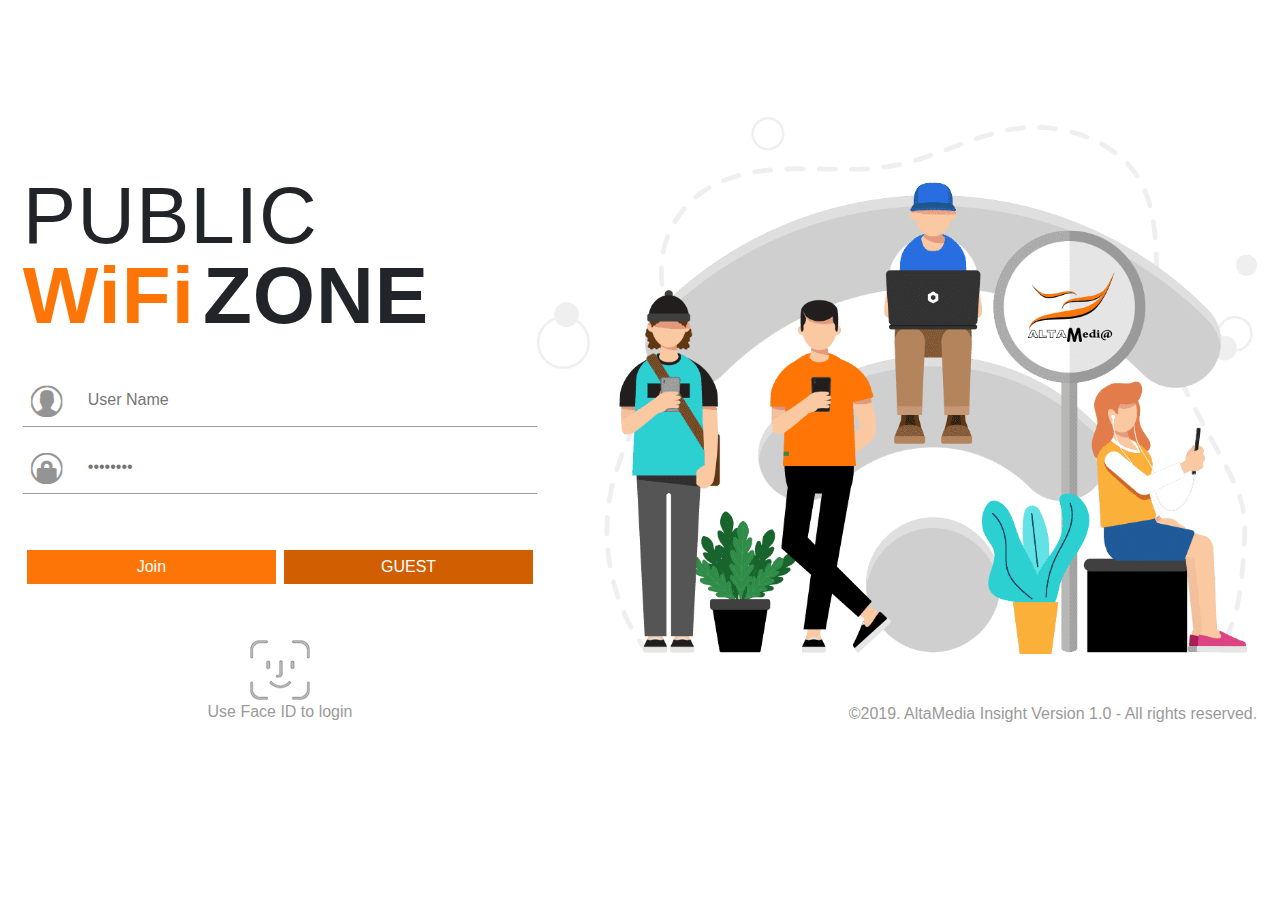
<file: pages/index.html>
<!doctype html>
<html lang="en">

<head>
    <!-- Required meta tags -->
    <meta charset="utf-8">
    <meta name="viewport" content="width=device-width, initial-scale=1">

    <!-- Bootstrap CSS -->
    <link rel="stylesheet" href="../assets/plugins/bootstrap/bootstrap.min.css">
    <link rel="stylesheet" href="../assets/scss/font-icons.css">
    <link rel="stylesheet" href="../assets/scss/index.css">

    <title>Login Wifi</title>
</head>

<body class="d-flex justify-content-center align-items-center">
    <div class="box row no-gutters m-auto align-items-center">
        <section name="form" class="col-12 col-xl-5 d-flex justify-content-center align-items-center">
            <div class="">
                <p class="HelveticaNeu_Light1 m-0">PUBLIC</p>
                <p class="HelveticaNeu_Bold1 font-weight-bold m-0">
                    <span class="txt_wifi mr-2">WiFi</span>ZONE
                </p>
                <form action="Login" class="mt-xl-5 mt-3">
                    <!-- user name -->
                    <div class="position-relative mt-4 mb-1">
                        <input class="effect-16  w-100" type="text" placeholder="User Name">
                        <!-- <label>User Name</label> -->
                        <span class="focus-border"></span>
                        <span class="icon-user position-absolute">
                            <span class="path1"></span>
                            <!-- <span class="path2"></span> -->
                        </span>
                    </div>
                    <!-- password -->
                    <div class="position-relative mt-4">
                        <input class="effect-16 password w-100" type="password" placeholder="••••••••">
                        <!-- <label>••••••••</label> -->
                        <!-- <label>password</label> -->
                        <span class="focus-border"></span>
                        <span class="icon-password position-absolute">
                            <span class="path1"></span>
                            <!-- <span class="path2"></span> -->
                        </span>
                    </div>
                    <!-- 2 btn -->
                    <div class="d-flex flex-wrap my-xl-5 my-2">
                        <div class="col-12 col-xl-6 px-xl-1 px-0 my-xl-2 my-1">
                            <a href="index.html" class="btn w-100 btn_wifi text-white rounded-0 py-1 cursor_pointer"
                                id="btn_join">Join</a>
                        </div>
                        <div class="col-12 col-xl-6 px-xl-1 px-0 my-xl-2 my-1">
                            <a href="register.html" class="btn w-100 btn_guest text-white rounded-0 py-1 cursor_pointer"
                                id="btn_guest">GUEST</a>
                        </div>
                    </div>
                    <!-- face id -->
                    <div class="w-100 text-center">
                        <div class="w-100 text-center">
                            <a href="takephoto.html"><img src="../assets/images/face_id.png" class=" btn_camera cursor_pointer" alt="Face"></a>
                        </div>
                        <a href="takephoto.html" class=" txt_color m-0 btn_camera cursor_pointer">Use Face ID to login </a>
                    </div>
            </div>

            </form>
        </section>
        <section name="image" class="col-12 col-xl-7 d-flex justify-content-center align-items-center ">
            <div class="text-center">
                <img src="../assets/images/bg_wifi_AT.png" alt="BG wifi">
                <p class="mb-0 w-100 mt-xl-5 mt-2 txt_color">©2019. AltaMedia Insight Version 1.0 - All rights reserved.
                </p>
            </div>
        </section>
    </div>
    <script src="../assets/plugins/jquery/jquery-3.3.1.slim.min.js"></script>
    <script src="../assets/plugins/jquery/popper.min.js"></script>
    <script src="../assets/plugins/bootstrap/bootstrap.min.js"></script>
    <script>
        // origin: "http://127.0.0.1:5500"
        // pathname: "/pages/takephoto.html"
        // console.log(window.location)
        // $('#btn_guest').on('click', function () {
        //     window.location.href = window.location.origin + '/pages/register.html';
        // })
        // $('.btn_camera').on('click', function () {
        //     alert(1)
        //     window.location.href = window.location.origin + '/pages/takephoto.html';
        // })
    </script>
</body>

</html>
</file>
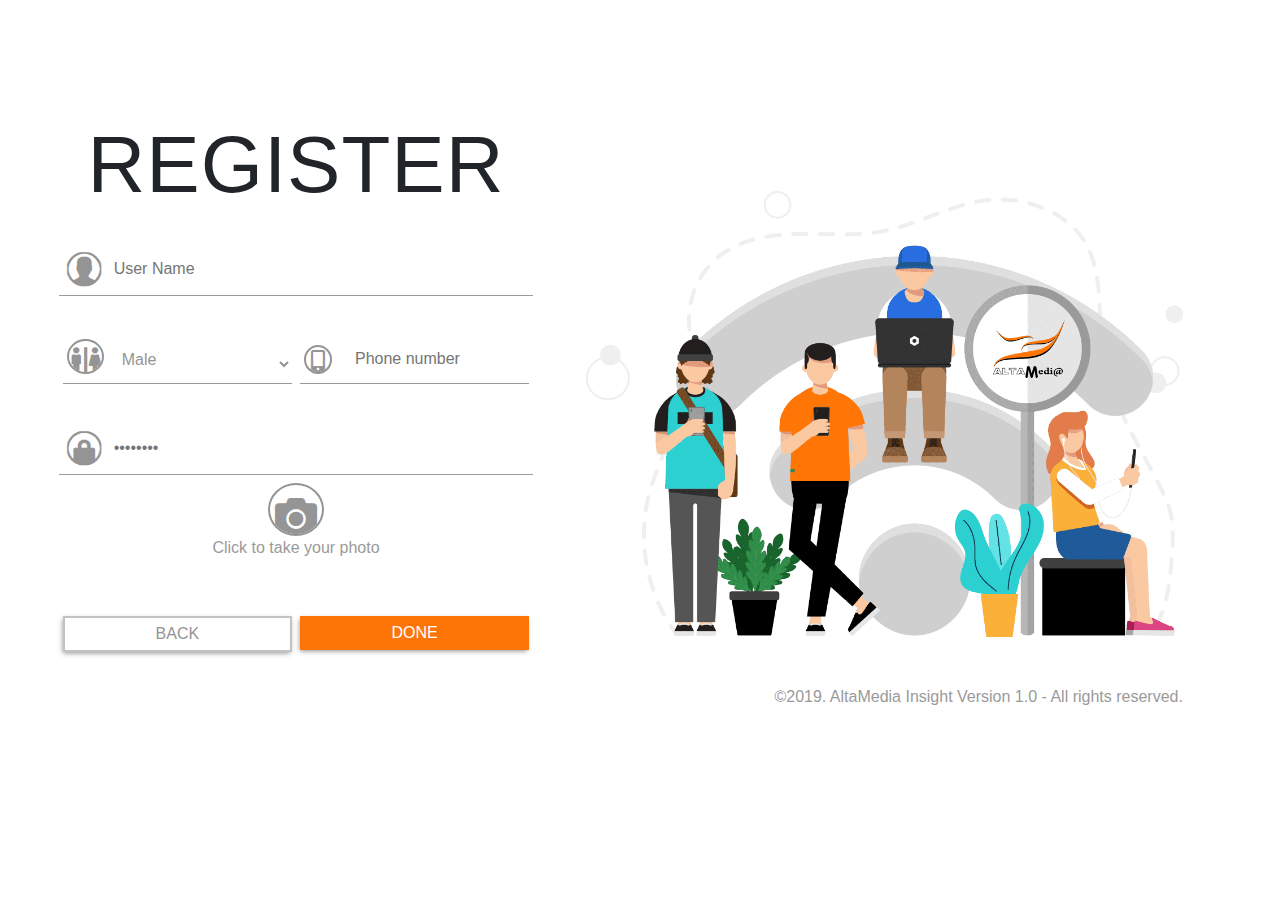
<file: pages/register.html>
<!doctype html>
<html lang="en">

<head>
    <!-- Required meta tags -->
    <meta charset="utf-8">
    <meta name="viewport" content="width=device-width, initial-scale=1">

    <!-- Bootstrap CSS -->
    <link rel="stylesheet" href="../assets/plugins/bootstrap/bootstrap.min.css">
    <link rel="stylesheet" href="../assets/scss/font-icons.css">
    <link rel="stylesheet" href="../assets/plugins/fontawesome/css/all.min.css">
    <link rel="stylesheet" href="../assets/scss/register.css">

    <title>Take Photo</title>
</head>

<body class="row no-gutters">

    <div class="bg_opp justify-content-center align-items-center d-none">
        <div class="modal_box bg-white text-center py-4 px-5 position-relative">
            <i class="fas fa-times position-absolute"></i>
            <img src="../assets//images/text_opp.png" alt="Opps">
            <p class="HelveticaNeu_Light m-0">Vui lòng nhập đầy đủ thông tin để hoàn thiện bước đăng ký.</p>
        </div>
    </div>

    <section name="form" class="col-12 col-xl-5">
        <div class=" h-100 w-100">
            <p class="HelveticaNeu_Light1 m-0 text-center">REGISTER</p>
            <form action="Login" class="mt-xl-5 mt-3">
                <!-- user name -->
                <div class="position-relative mt-xl-5 mt-3 mb-1">
                    <input class="effect-17 w-100" type="text" placeholder="User Name">
                    <!-- <label>User Name</label> -->
                    <span class="focus-border"></span>
                    <span class="icon-user position-absolute">
                        <span class="path1"></span>
                    </span>
                </div>
                <!-- gender & phone -->
                <div class="mb-1 row no-gutters mt-xl-5 mt-3">
                    <div class="position-relative col-6 px-1">
                        <select name="select" class="form-control select_gender h-100 rounded-0 bg-white">
                            <option value="1">Male</option>
                            <option value="2">FeMale</option>
                        </select>
                        <span class="position-absolute rounded-circle d-flex align-item-end icon_gender"><i
                                class="fas fa-restroom"></i></span>
                        <!-- <span class="icon-gender position-absolute bg_icons text-white"></span> -->
                    </div>

                    <div class="col-6 position-relative px-1">
                        <input class="effect-17 phone h-100 w-100" placeholder="Phone number" type="text">
                        <!-- <label>Phone number</label> -->
                        <span class="focus-border"></span>
                        <!-- <span class="icon-user position-absolute">
                                <span class="path1"></span>
                            </span> -->
                        <span class="position-absolute rounded-circle d-flex align-item-end icon_phone">
                            <i class="fas fa-mobile-alt"></i>
                        </span>
                    </div>
                </div>
                <!-- password -->
                <div class="position-relative mt-xl-5 mt-3">
                    <input class="effect-17 password w-100" type="password" placeholder="••••••••">
                    <!-- <label>••••••••</label> -->
                    <!-- <label>Password</label> -->
                    <span class="focus-border"></span>
                    <span class="icon-password position-absolute">
                        <span class="path1"></span>
                        <!-- <span class="path2"></span> -->
                    </span>
                </div>
                <!-- face id -->
                <div class="w-100 text-center">
                    <div class="w-100 text-center">
                        <a href="takephoto.html"><span class="rounded-circle icon_camera mt-2 go_to_camera cursor_pointer">
                            <i class="fas fa-camera"></i>
                        </span></a>
                    </div>
                    <a  href="takephoto.html" class="text-center txt_color m-0 go_to_camera cursor_pointer">Click to take your photo</a>
                </div>
                <!-- 2 btn -->
                <div class="d-flex flex-wrap my-xl-5 my-2">
                    <div class="col-12 col-xl-6 px-xl-1 px-0 my-xl-2 my-1">
                        <a  href="index.html" class="btn w-100 btn-white text-gray rounded-0 py-1 btn_shadow"
                            id="btn_back">BACK</a>
                    </div>
                    <div class="col-12 col-xl-6 px-xl-1 px-0 my-xl-2 my-1">
                        <a  class="btn w-100 btn_wifi text-white rounded-0 py-1 btn_shadow"
                            id="btn_done">DONE</a>
                    </div>
                </div>
        </div>

        </form>
    </section>
    <section name="image" class="col-12 col-xl-7 w-100 d-flex flex-wrap ">
        <div class="w-100 text-center">
            <img src="../assets/images/bg_wifi_AT.png" alt="BG wifi" class="">
            <p class="mb-0 w-100 mt-xl-5 mt-2 txt_color">©2019. AltaMedia Insight Version 1.0 - All rights reserved.</p>
        </div>
    </section>

    <script src="../assets/plugins/jquery/jquery-3.3.1.slim.min.js"></script>
    <script src="../assets/plugins/jquery/popper.min.js"></script>
    <script src="../assets/plugins/bootstrap/bootstrap.min.js"></script>
    <script src="../assets/js/GetCamera.js"></script>
</body>

</html>
</file>
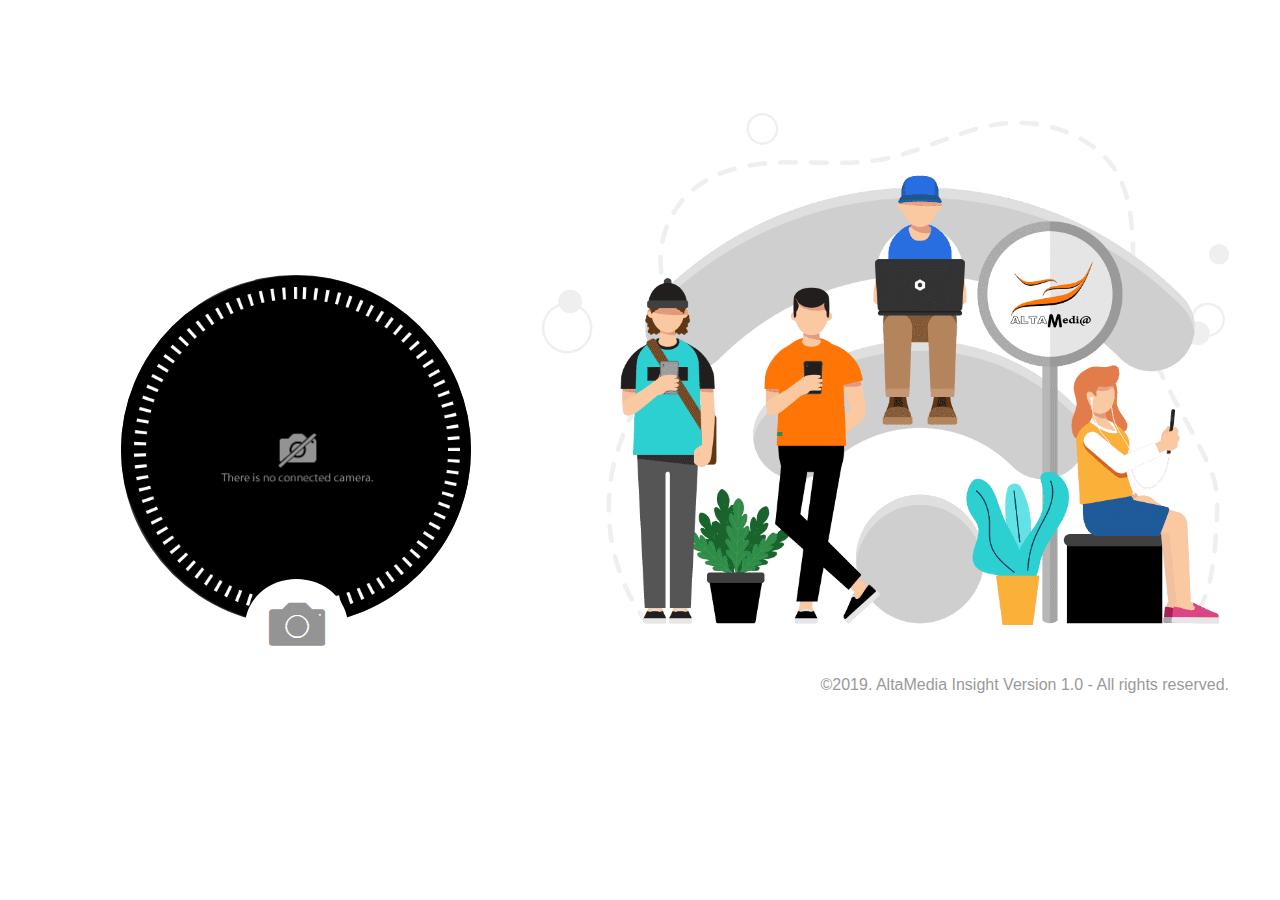
<file: pages/takephoto.html>
<!doctype html>
<html lang="en">

<head>
    <!-- Required meta tags -->
    <meta charset="utf-8">
    <meta name="viewport" content="width=device-width, initial-scale=1">

    <!-- Bootstrap CSS -->
    <link rel="stylesheet" href="../assets/plugins/bootstrap/bootstrap.min.css">
    <link rel="stylesheet" href="../assets/scss/font-icons.css">
    <link rel="stylesheet" href="../assets/scss/takephoto.css">

    <title>Register Wifi</title>
</head>

<body class="d-flex justify-content-center align-items-center">
    <div class="box row no-gutters m-auto align-items-center">
        <section name="form" class="col-12 col-xl-5 d-flex justify-content-center align-items-center">
            <div class="rounded-circle bg-dark position-relative">
                <div class="w-100 h-100 position-absolute img_border">
                </div>
                <video class="w-100 h-100" poster="../assets/images/bg_nocamera.png" id="video_camera" autoplay="true">
                </video>
                <canvas class="position-absolute abc w-100 h-100" id="canvas"></canvas>
            </div>
            <div class="small_btn position-absolute bg-white text-center p-3 p-xl-4 rounded-circle">
                <span class="icon-camera cursor_pointer" id="btn_camera">
                    <span class="path1"></span><span class="path2"></span>
                </span>
                <span class="icon-checked cursor_pointer d-none" id="btn_check"><span class="path1"></span><span
                        class="path2"></span></span>
            </div>
        </section>
        <section name="image" class="col-12 col-xl-7 w-100 d-flex justify-content-center align-items-center">
            <div class="text-center">
                <img src="../assets/images/bg_wifi_AT.png" alt="BG wifi">
                <p class="mb-0 w-100 mt-xl-5 mt-2 txt_color">©2019. AltaMedia Insight Version 1.0 - All rights reserved.
                </p>
            </div>
        </section>
    </div>
    <script src="../assets/plugins/jquery/jquery-3.3.1.slim.min.js"></script>
    <script src="../assets/plugins/jquery/popper.min.js"></script>
    <script src="../assets/plugins/bootstrap/bootstrap.min.js"></script>
    <script src="../assets/js/GetCamera.js"></script>
</body>

</html>
</file>
<file: assets/scss/font-icons.css>
@font-face {
  font-family: 'HelveticaNeu_Bold';
  src: url('../fonts/HelveticaNeuBold.ttf') format('truetype');
  font-weight: normal;
  font-style: normal;
}

@font-face {
  font-family: 'HelveticaNeu_Light';
  src: url('../fonts/HelveticaNeueLight.ttf') format('truetype');
  font-weight: normal;
  font-style: normal;
}

.HelveticaNeu_Bold {
  font-family: 'HelveticaNeu_Bold';
}


.HelveticaNeu_Light {
  font-family: 'HelveticaNeu_Light';
}

@font-face {
  font-family: 'icomoon';
  src: url('../fonts/icons/icomoon.eot?2xgdmv');
  src: url('../fonts/icons/icomoon.eot?2xgdmv#iefix') format('embedded-opentype'),
    url('../fonts/icons/icomoon.ttf?2xgdmv') format('truetype'),
    url('../fonts/icons/icomoon.woff?2xgdmv') format('woff'),
    url('../fonts/icons/icomoon.svg?2xgdmv#icomoon') format('svg');
  font-weight: normal;
  font-style: normal;
}

[class^="icon-"],
[class*=" icon-"] {
  /* use !important to prevent issues with browser extensions that change fonts */
  font-family: 'icomoon' !important;
  font-style: normal;
  font-weight: normal;
  font-variant: normal;
  text-transform: none;
  line-height: 1;

  /* Better Font Rendering =========== */
  -webkit-font-smoothing: antialiased;
  -moz-osx-font-smoothing: grayscale;
}

.icon-camera .path1:before {
  content: "\e900";
  color: rgb(148, 148, 148);
}

.icon-camera .path2:before {
  content: "\e901";
  margin-left: -1.302734375em;
  color: rgb(152, 148, 148);
}

.icon-camera_circle:before {
  content: "\e902";
}

.icon-checked .path1:before {
  content: "\e903";
  color: rgb(148, 148, 148);
}

.icon-checked .path2:before {
  content: "\e904";
  margin-left: -1.02734375em;
  color: rgb(152, 148, 148);
}

.icon-gender:before {
  content: "\e905";
}

.icon-password .path1:before {
  content: "\e906";
  color: rgb(148, 148, 148);
}

.icon-password .path2:before {
  content: "\e907";
  margin-left: -1.0126953125em;
  color: rgb(152, 148, 148);
}

.icon-phone:before {
  content: "\e908";
}

.icon-user .path1:before {
  content: "\e909";
  color: rgb(148, 148, 148);
}

.icon-user .path2:before {
  content: "\e90a";
  margin-left: -1.0126953125em;
  color: rgb(152, 148, 148);
}


:focus {
  outline: none;
}

.effect-16,
.effect-17 {
  border: 0;
  padding: 4px 0;
  border-bottom: 1px solid #ccc;
  background-color: transparent;
}

.effect-16~.focus-border,
.effect-17~.focus-border {
  position: absolute;
  bottom: 0;
  left: 0;
  width: 0;
  height: 2px;
  background-color: #fd7506;
  transition: 0.4s;
}

.effect-16:focus~.focus-border,
.has-content.effect-16~.focus-border,
.effect-17:focus~.focus-border,
.has-content.effect-17~.focus-border {
  width: 100%;
  transition: 0.4s;
}

.effect-16~label,
.effect-17~label {
  position: absolute;
  left: 0;
  padding-left: 65px;
  width: 100%;
  top: 9px;
  color: #aaa;
  transition: 0.3s;
  z-index: -1;
  letter-spacing: 0.5px;
}

.effect-17~label {
  top: 4px;
}

.effect-17~label {
  padding-left: 60px;
}
/* 
.effect-16:visited~label,
.effect-17:visited~label {
  content: 'ahihihi';
  top: -20px;
  padding-left: 0px;
  font-size: 12px;
  color: #fd7506;
  transition: 0.3s;
} */
</file>
<file: assets/scss/index.css>
body {
  width: 100vw;
  height: 100vh;
  margin: 0px;
  padding: 0px;
}

.txt_wifi {
  color: #fd7506;
}

.txt_color {
  color: #9a9a9a;
}

.btn_wifi {
  background-color: #fd7506;
}

.btn_guest {
  background-color: #d15e00;
}

.cursor_pointer {
  cursor: pointer;
}

section[name="form"] > div > p {
  font-size: 5rem;
  letter-spacing: 1px;
  line-height: 100%;
}

section[name="form"] > div form div input {
  border: 0px;
  border-bottom: 1px solid #9a9a9a;
  outline: 0px;
  padding-left: 65px;
  padding-bottom: 14px;
  color: #959595;
}

section[name="form"] > div form div .password ~ label:nth-child(2) {
  opacity: 1;
}

section[name="form"] > div form div .password ~ label:nth-child(3) {
  opacity: 0;
}

section[name="form"] > div form div .password:focus ~ label:nth-child(2) {
  opacity: 0;
}

section[name="form"] > div form div .password:focus ~ label:nth-child(3) {
  opacity: 1;
}

section[name="form"] > div form div span {
  bottom: 10px;
  left: 8px;
  font-size: 31px;
  color: #959595;
}

section[name="form"] > div button {
  font-size: 2rem;
}

section[name="image"] {
  -webkit-box-align: center;
      -ms-flex-align: center;
          align-items: center;
}

section[name="image"] > div {
  width: calc(100vh - 8vh);
  height: calc(100vh - 26vh);
}

section[name="image"] > div img {
  width: 100%;
}

section[name="image"] > div p {
  text-align: right;
}

@media (min-width: 300px) and (max-width: 767px) {
  .box {
    height: 100%;
  }
  section[name="image"] > div p {
    text-align: center;
    font-size: 10px;
  }
}

@media (min-width: 300px) and (max-width: 767px) and (max-height: 650px) {
  section[name="form"] > div {
    width: 85%;
  }
  section[name="form"] > div form {
    font-size: 12px;
  }
  section[name="form"] > div form button {
    font-size: 12px;
  }
  section[name="form"] > div form img {
    width: 40px;
  }
  section[name="form"] > div > p {
    font-size: 2.5rem;
  }
  section[name="image"] > div {
    width: calc(100vw - 7vw);
    height: calc(100vw - 47vw);
  }
  section[name="image"] > div img {
    width: 69%;
  }
}

@media (min-width: 300px) and (max-width: 767px) and (min-height: 650px) {
  section[name="form"] > div {
    width: calc(100vw - 16vw);
    height: calc(100vw - 16vw);
  }
  section[name="form"] > div form img {
    width: 55px;
  }
  section[name="form"] > div > p {
    font-size: 3rem;
  }
  section[name="form"] > div button {
    font-size: 1.1rem;
  }
  section[name="image"] > div {
    width: calc(100vw - 13vw);
    height: calc(100vw - 52vw);
  }
  section[name="image"] > div img {
    width: 77%;
  }
}

@media (min-width: 768px) and (max-width: 1023px) {
  section[name="form"] > div {
    width: calc(100vw - 13vw);
    height: calc(100vw - 34vw);
    padding-top: 43px;
  }
  section[name="form"] > div form img {
    width: 60px;
  }
  section[name="form"] > div > p {
    font-size: 3.5rem;
  }
  section[name="form"] > div button {
    font-size: 1.3rem;
  }
  section[name="image"] > div {
    width: calc(100vw - 22vw);
    height: calc(100vw - 34vw);
  }
  section[name="image"] > div img {
    width: 97%;
  }
  section[name="image"] > div p {
    text-align: center;
    font-size: 14px;
  }
}

@media only screen and (min-width: 1024px) and (max-width: 1199px) and (min-height: 1000px) {
  section[name="form"] > div {
    width: calc(100vw - 25vw);
    height: calc(100vw - 48vw);
  }
  section[name="form"] > div form {
    font-size: 30px !important;
  }
  section[name="form"] > div form div input {
    padding-left: 80px;
  }
  section[name="form"] > div form div span {
    font-size: 50px;
  }
  section[name="form"] > div form img {
    width: 100px;
  }
  section[name="form"] > p {
    font-size: 6rem;
  }
  section[name="image"] > div {
    width: calc(100vw - 17vw);
    height: calc(100vw - 49vw);
  }
  section[name="image"] > div img {
    width: 77%;
  }
  section[name="image"] > div p {
    text-align: center;
  }
}

@media only screen and (min-width: 1200px) {
  body .box {
    max-width: 1300px;
    max-height: 900px;
  }
  body .box section[name="form"] > div {
    width: 100%;
  }
}
/*# sourceMappingURL=index.css.map */
</file>
<file: assets/scss/register.css>
body {
  width: 100vw;
  height: 100vh;
  margin: 0px;
  padding: 0px;
}

.txt_wifi {
  color: #fd7506;
}

.txt_color {
  color: #9a9a9a;
}

.btn_wifi {
  background-color: #fd7506;
}

.bg_icons {
  background-color: #949494;
}

.btn_guest {
  background-color: #d15e00;
}

.btn_shadow {
  -webkit-box-shadow: -1px 2px 5px -1px #6b6b6bc4;
  box-shadow: -1px 2px 5px -1px #6b6b6bc4;
}

.cursor_pointer {
  cursor: pointer;
}

.bg_opp {
  width: 100vw;
  height: 100vh;
  position: absolute;
  background: rgba(12, 12, 12, 0.85);
  z-index: 2;
}

.bg_opp .modal_box {
  border-radius: 31px;
  width: 90%;
  max-width: 400px;
}

.bg_opp .modal_box i {
  top: 18px;
  right: 18px;
  font-size: 26px;
}

section[name="form"] > div {
  padding: 23.5% 0% 0% 11%;
}

section[name="form"] > div > p {
  font-size: 5rem;
  letter-spacing: 1px;
  line-height: 100%;
}

section[name="form"] > div form .effect-17,
section[name="form"] > div form .select_gender {
  border: 0px;
  border-bottom: 1px solid #9a9a9a;
  outline: 0px;
  padding-left: 55px;
  padding-bottom: 14px;
  color: #959595;
  -webkit-box-shadow: none;
          box-shadow: none;
}

section[name="form"] > div form .password ~ label:nth-child(2) {
  opacity: 1;
}

section[name="form"] > div form .password ~ label:nth-child(3) {
  opacity: 0;
}

section[name="form"] > div form .password:focus ~ label:nth-child(2) {
  opacity: 0;
}

section[name="form"] > div form .password:focus ~ label:nth-child(3) {
  opacity: 1;
}

section[name="form"] > div form input ~ span,
section[name="form"] > div form select ~ span {
  bottom: 10px;
  left: 8px;
  font-size: 34px;
  color: #959595;
}

section[name="form"] > div form .icon-camera_circle {
  font-size: 46px;
}

section[name="form"] > div form .icon_gender {
  border: 2px solid #949494;
  font-size: 25px;
  padding: 6px 1px 0px 1px;
  overflow: hidden;
}

section[name="form"] > div form .icon_phone {
  border: 2px solid #949494;
  font-size: 22px;
  padding: 3px 5px 0px 5px;
  overflow: hidden;
}

section[name="form"] > div form .icon_camera {
  display: -webkit-box;
  display: -ms-flexbox;
  display: flex;
  -webkit-box-align: end;
      -ms-flex-align: end;
          align-items: end;
  margin: auto;
  width: 56px;
  border: 2px solid #949494;
  font-size: 42px;
  padding: 10px 0px 0px 5px;
  overflow: hidden;
  color: #959595;
}

section[name="form"] > div form .icon_camera i {
  margin-bottom: -3px;
}

section[name="form"] > div button {
  font-size: 1.6rem;
}

section[name="form"] > div #btn_back {
  border: 2px solid #94949491;
  color: #949494;
}

section[name="image"] {
  -webkit-box-align: center;
      -ms-flex-align: center;
          align-items: center;
}

section[name="image"] > div {
  padding: 0% 13% 0% 7%;
}

section[name="image"] > div img {
  width: 100%;
}

section[name="image"] > div p {
  text-align: right;
}

@media (min-width: 300px) and (max-width: 1023px) {
  .box {
    height: 100%;
  }
  section[name="form"] > div {
    padding: 5% 6% 0% 6%;
  }
  section[name="form"] > div input {
    font-size: 12px;
  }
  section[name="form"] > div input ~ label {
    font-size: 12px;
  }
  section[name="form"] > div form img {
    width: 50px;
  }
  section[name="form"] > div form span {
    font-size: 25px !important;
  }
  section[name="form"] > div form .icon_gender {
    font-size: 19px !important;
  }
  section[name="form"] > div form .icon_phone {
    font-size: 22px !important;
  }
  section[name="form"] > div form .icon_camera {
    font-size: 35px !important;
    width: 48.9px;
    padding: 8px 0px 0px 5px;
  }
  section[name="form"] > div form .phone {
    -webkit-box-shadow: none;
            box-shadow: none;
  }
  section[name="form"] > div button {
    font-size: 1rem;
  }
  section[name="image"] > div {
    padding: 0% 8% 0% 8%;
  }
  section[name="image"] > div img {
    width: 69%;
  }
  section[name="image"] > div p {
    text-align: center;
    font-size: 10px;
  }
}

@media (min-width: 300px) and (max-width: 1023px) and (max-height: 650px) {
  section[name="form"] > div {
    padding: 3% 5% 0% 5%;
  }
  section[name="form"] > div > p {
    font-size: 1.7rem;
  }
  section[name="form"] > div form .effect-17,
  section[name="form"] > div form .select_gender {
    padding-bottom: 8px;
  }
  section[name="form"] #btn_back {
    border: 2px solid #94949491;
  }
}

@media (min-width: 300px) and (max-width: 1023px) and (min-height: 800px) {
  section[name="form"] > div {
    padding: 6% 9% 0% 9%;
  }
  section[name="form"] > div > p {
    font-size: 4.7rem;
  }
  section[name="form"] > div input {
    font-size: 16px;
  }
  section[name="form"] > div form .effect-17,
  section[name="form"] > div form .select_gender {
    padding-bottom: 8px;
    padding-left: 39px;
  }
  section[name="form"] > div form input ~ span,
  section[name="form"] > div form select ~ span {
    bottom: 8px;
    left: 5px;
  }
  section[name="form"] > div form span {
    font-size: 27px !important;
  }
  section[name="form"] > div form .icon_gender,
  section[name="form"] > div form .icon_phone {
    font-size: 18px !important;
  }
  section[name="form"] > div form .icon_camera {
    font-size: 68px !important;
    width: 88.9px;
    padding: 17px 0px 0px 9px;
  }
  section[name="form"] > div form .phone {
    -webkit-box-shadow: none;
            box-shadow: none;
  }
  section[name="form"] #btn_back {
    border: 2px solid #94949491;
  }
}

@media only screen and (min-width: 1024px) and (max-width: 1199px) and (min-height: 1000px) {
  section[name="form"] > div {
    padding: 16px 36px 0px 36px;
  }
  section[name="form"] > div > p {
    font-size: 6rem;
  }
  section[name="form"] > div input {
    font-size: 32px;
  }
  section[name="form"] > div input ~ label {
    font-size: 32px;
  }
  section[name="form"] > div form .effect-17,
  section[name="form"] > div form .select_gender {
    padding-bottom: 8px;
  }
  section[name="form"] > div form input ~ span,
  section[name="form"] > div form select ~ span {
    bottom: 14px;
  }
  section[name="form"] > div form span {
    font-size: 35px !important;
  }
  section[name="form"] > div form .icon_gender,
  section[name="form"] > div form .icon_phone {
    font-size: 28px !important;
  }
  section[name="form"] > div form .icon_camera {
    font-size: 68px !important;
    width: 88.9px;
    padding: 17px 0px 0px 9px;
  }
  section[name="form"] > div form .phone {
    -webkit-box-shadow: none;
            box-shadow: none;
  }
  section[name="image"] > div {
    padding: 0px 36px 0px 38px;
  }
  section[name="image"] > div p {
    text-align: center;
  }
}
/*# sourceMappingURL=register.css.map */
</file>
<file: assets/scss/takephoto.css>
body {
  width: 100vw;
  height: 100vh;
  margin: 0px;
  padding: 0px;
}

.txt_wifi {
  color: #fd7506;
}

.txt_color {
  color: #9a9a9a;
}

.btn_wifi {
  background-color: #fd7506;
}

.bg_icons {
  background-color: #949494;
}

.btn_guest {
  background-color: #d15e00;
}

.cursor_pointer {
  cursor: pointer;
}

section[name="form"] div:first-child {
  overflow: hidden;
}

section[name="form"] div:first-child .img_border {
  background-image: url("../images/border_circle.png");
  background-position: center;
  background-size: 93%;
  background-repeat: no-repeat;
  z-index: 3;
}

section[name="form"] div:first-child .abc {
  bottom: 0px;
  z-index: 2;
}

section[name="form"] div:first-child video {
  -o-object-fit: cover;
     object-fit: cover;
}

section[name="form"] .small_btn {
  z-index: 5;
}

section[name="image"] {
  -webkit-box-align: center;
      -ms-flex-align: center;
          align-items: center;
}

section[name="image"] > div {
  width: calc(100vh - 8vh);
  height: calc(100vh - 25vh);
}

section[name="image"] > div img {
  width: 100%;
}

section[name="image"] > div p {
  text-align: right;
}

@media (min-width: 300px) and (max-width: 767px) and (max-height: 650px) {
  .box {
    height: 100%;
  }
  section[name="form"] > div:first-child {
    width: calc(100vw - 16vw);
    height: calc(100vw - 16vw);
    max-width: 300px;
    max-height: 300px;
  }
  section[name="form"] > div:first-child .img_border {
    background-image: url("../images/border_circle.png");
    background-position: center;
    background-size: 93%;
    background-repeat: no-repeat;
  }
  section[name="form"] .small_btn {
    bottom: -9vw;
  }
  section[name="form"] .small_btn .icon-camera,
  section[name="form"] .small_btn .icon-checked {
    font-size: 2rem;
  }
  section[name="image"] > div {
    width: calc(100vw - 17vw);
    height: calc(100vw - 27vw);
  }
  section[name="image"] > div img {
    width: 100%;
  }
  section[name="image"] > div p {
    text-align: center;
    font-size: 10px;
  }
}

@media (min-width: 300px) and (max-width: 767px) and (min-height: 650px) {
  .box {
    height: 100%;
  }
  section[name="form"] > div:first-child {
    width: calc(100vw - 16vw);
    height: calc(100vw - 16vw);
    max-width: 300px;
    max-height: 300px;
  }
  section[name="form"] > div:first-child .img_border {
    background-image: url("../images/border_circle.png");
    background-position: center;
    background-size: 93%;
    background-repeat: no-repeat;
  }
  section[name="image"] > div {
    width: calc(100vw - 17vw);
    height: calc(100vw - 27vw);
  }
  section[name="image"] > div img {
    width: 100%;
  }
  section[name="image"] > div p {
    text-align: center;
    font-size: 10px;
  }
}

@media (min-width: 300px) and (max-width: 767px) and (min-height: 650px) and (max-height: 750px) {
  section[name="form"] .small_btn {
    bottom: -8vw;
  }
  section[name="form"] .small_btn .icon-camera,
  section[name="form"] .small_btn .icon-checked {
    font-size: 2.1rem;
  }
}

@media (min-width: 300px) and (max-width: 767px) and (min-height: 750px) {
  section[name="form"] .small_btn {
    bottom: -8.5vw;
  }
  section[name="form"] .small_btn .icon-camera,
  section[name="form"] .small_btn .icon-checked {
    font-size: 2.4rem;
  }
}

@media (min-width: 768px) and (max-width: 1023px) {
  .box {
    height: 100%;
  }
  section[name="form"] > div:first-child {
    width: calc(100vw - 32vw);
    height: calc(100vw - 32vw);
    max-width: 500px;
    max-height: 500px;
  }
  section[name="form"] .small_btn {
    bottom: -8vw;
    padding: 35px !important;
  }
  section[name="form"] .small_btn .icon-camera,
  section[name="form"] .small_btn .icon-checked {
    font-size: 3.5rem;
  }
  section[name="image"] > div {
    width: calc(100vw - 29vw);
    height: calc(100vw - 47vw);
  }
  section[name="image"] > div img {
    width: 100%;
  }
  section[name="image"] > div p {
    text-align: center;
    font-size: 10px;
  }
}

@media only screen and (min-width: 1024px) and (max-width: 1199px) and (min-height: 1000px) {
  .box {
    height: 100%;
  }
  section[name="form"] > div:first-child {
    width: calc(100vw - 36vw);
    height: calc(100vw - 36vw);
    max-width: 550px;
    max-height: 550px;
  }
  section[name="form"] .small_btn {
    bottom: -7vw;
    padding: 37px !important;
  }
  section[name="form"] .small_btn .icon-camera,
  section[name="form"] .small_btn .icon-checked {
    font-size: 4.5rem;
  }
  section[name="image"] > div {
    width: calc(100vw - 19vw);
    height: calc(100vw - 51vw);
  }
  section[name="image"] > div img {
    width: 77%;
  }
  section[name="image"] > div p {
    text-align: center;
  }
}

@media only screen and (min-width: 1200px) {
  body .box {
    max-width: 1300px;
    max-height: 900px;
  }
  section[name="form"] div:first-child {
    width: 350px;
    height: 350px;
    min-width: 350px;
    min-height: 350px;
  }
  .small_btn {
    bottom: -14%;
  }
  .small_btn .icon-camera,
  .small_btn .icon-checked {
    font-size: 2.7rem;
  }
}
/*# sourceMappingURL=takephoto.css.map */
</file>
